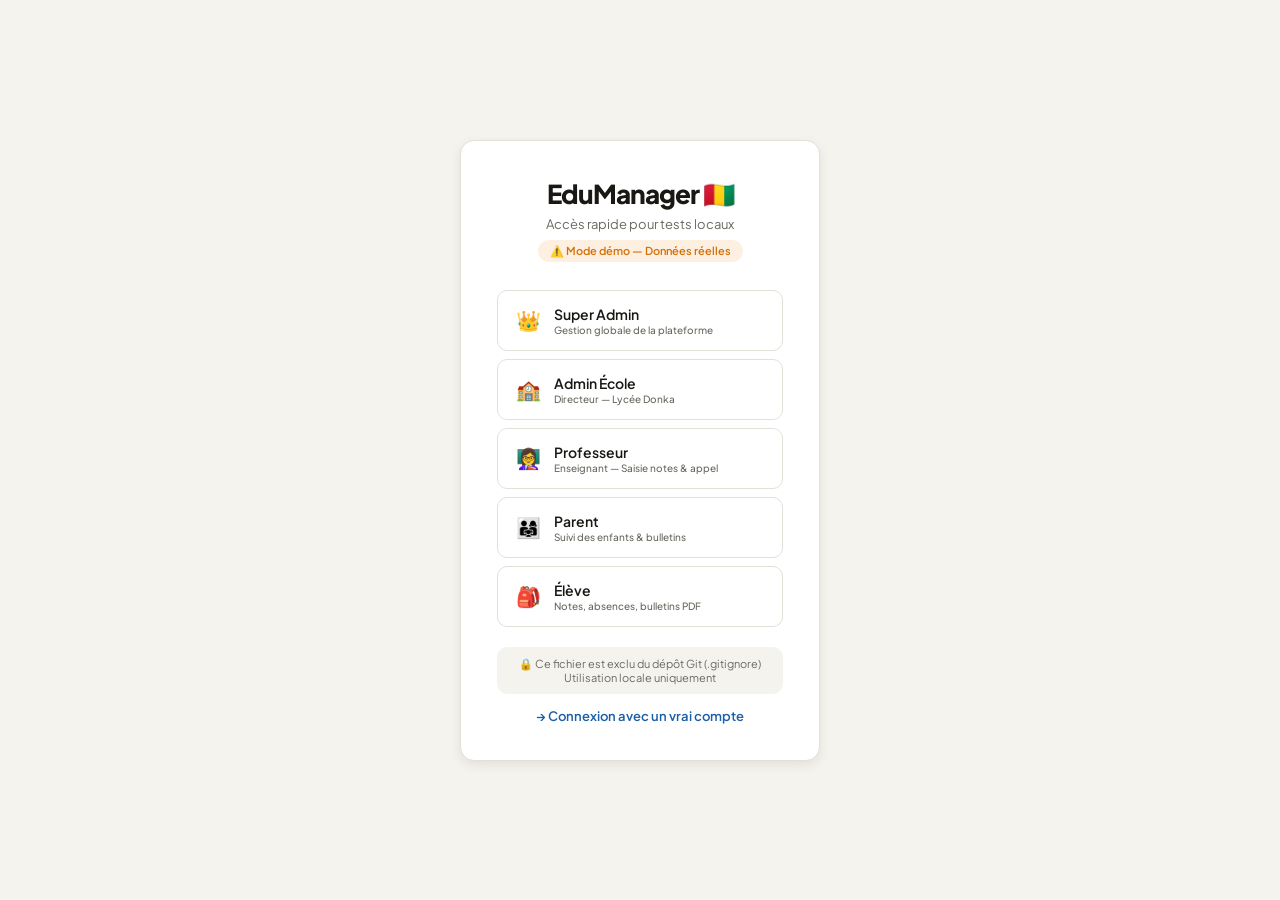
<file: demo.html>
<!DOCTYPE html>
<html lang="fr">
<head>
  <meta charset="UTF-8"/>
  <meta name="viewport" content="width=device-width, initial-scale=1.0"/>
  <title>EduManager — Accès Démo Local</title>
  <link rel="stylesheet" href="shared-styles.css"/>
  <style>
    body { background: var(--bg); min-height: 100vh; display: flex; align-items: center; justify-content: center; padding: 24px; }
    .demo-card { background: var(--white); border-radius: var(--radius-lg); border: 1px solid var(--border); padding: 36px; width: 100%; max-width: 360px; box-shadow: var(--shadow-md); }
    .demo-header { text-align: center; margin-bottom: 28px; }
    .demo-header h1 { font-size: 26px; font-weight: 800; letter-spacing: -1px; }
    .demo-header p { font-size: 13px; color: var(--text-muted); margin-top: 6px; }
    .demo-badge { display: inline-block; background: var(--accent-orange-light); color: var(--accent-orange); font-size: 11px; font-weight: 600; padding: 4px 12px; border-radius: 20px; margin-top: 8px; }
    .demo-btn {
      display: flex; align-items: center; gap: 12px;
      width: 100%; padding: 14px 16px;
      border: 1.5px solid var(--border);
      border-radius: var(--radius);
      background: var(--white);
      cursor: pointer;
      font-size: 14px;
      font-weight: 600;
      color: var(--text);
      font-family: var(--font);
      transition: all var(--transition);
      margin-bottom: 8px;
      text-align: left;
    }
    .demo-btn:hover { background: var(--bg); border-color: var(--accent-blue); transform: translateX(2px); }
    .demo-btn:last-child { margin-bottom: 0; }
    .demo-btn .icon { font-size: 20px; width: 28px; text-align: center; }
    .demo-btn .label { flex: 1; }
    .demo-btn .role { font-size: 10px; color: var(--text-muted); font-weight: 500; display: block; margin-top: 1px; }
    .demo-note { margin-top: 20px; font-size: 11px; color: var(--text-muted); text-align: center; background: var(--bg); border-radius: var(--radius); padding: 10px; }
    .real-login { display: block; text-align: center; margin-top: 14px; font-size: 13px; color: var(--accent-blue); font-weight: 600; text-decoration: none; }
    .real-login:hover { text-decoration: underline; }
  </style>
</head>
<body>
<div class="demo-card">
  <div class="demo-header">
    <h1>EduManager 🇬🇳</h1>
    <p>Accès rapide pour tests locaux</p>
    <span class="demo-badge">⚠️ Mode démo — Données réelles</span>
  </div>

  <button class="demo-btn" onclick="go('super_admin','Ibrahima Cissé')">
    <span class="icon">👑</span>
    <span class="label">Super Admin<span class="role">Gestion globale de la plateforme</span></span>
  </button>

  <button class="demo-btn" onclick="go('admin_ecole','Fatima Bangoura')">
    <span class="icon">🏫</span>
    <span class="label">Admin École<span class="role">Directeur — Lycée Donka</span></span>
  </button>

  <button class="demo-btn" onclick="go('professeur','Mamadou Diallo')">
    <span class="icon">👩‍🏫</span>
    <span class="label">Professeur<span class="role">Enseignant — Saisie notes & appel</span></span>
  </button>

  <button class="demo-btn" onclick="go('parent','Aissatou Bah')">
    <span class="icon">👨‍👩‍👧</span>
    <span class="label">Parent<span class="role">Suivi des enfants & bulletins</span></span>
  </button>

  <button class="demo-btn" onclick="go('eleve','Oumar Sow')">
    <span class="icon">🎒</span>
    <span class="label">Élève<span class="role">Notes, absences, bulletins PDF</span></span>
  </button>

  <div class="demo-note">
    🔒 Ce fichier est exclu du dépôt Git (.gitignore)<br>
    Utilisation locale uniquement
  </div>

  <a href="index.html" class="real-login">→ Connexion avec un vrai compte</a>
</div>

<script>
function go(role, nom) {
  localStorage.setItem('edu_user', JSON.stringify({ role, nom, demo: true }));
  const pages = {
    super_admin: 'super-admin.html',
    admin_ecole: 'admin-ecole.html',
    professeur: 'professeur.html',
    parent: 'parent.html',
    eleve: 'eleve.html'
  };
  window.location.href = pages[role];
}
</script>
</body>
</html>
</file>
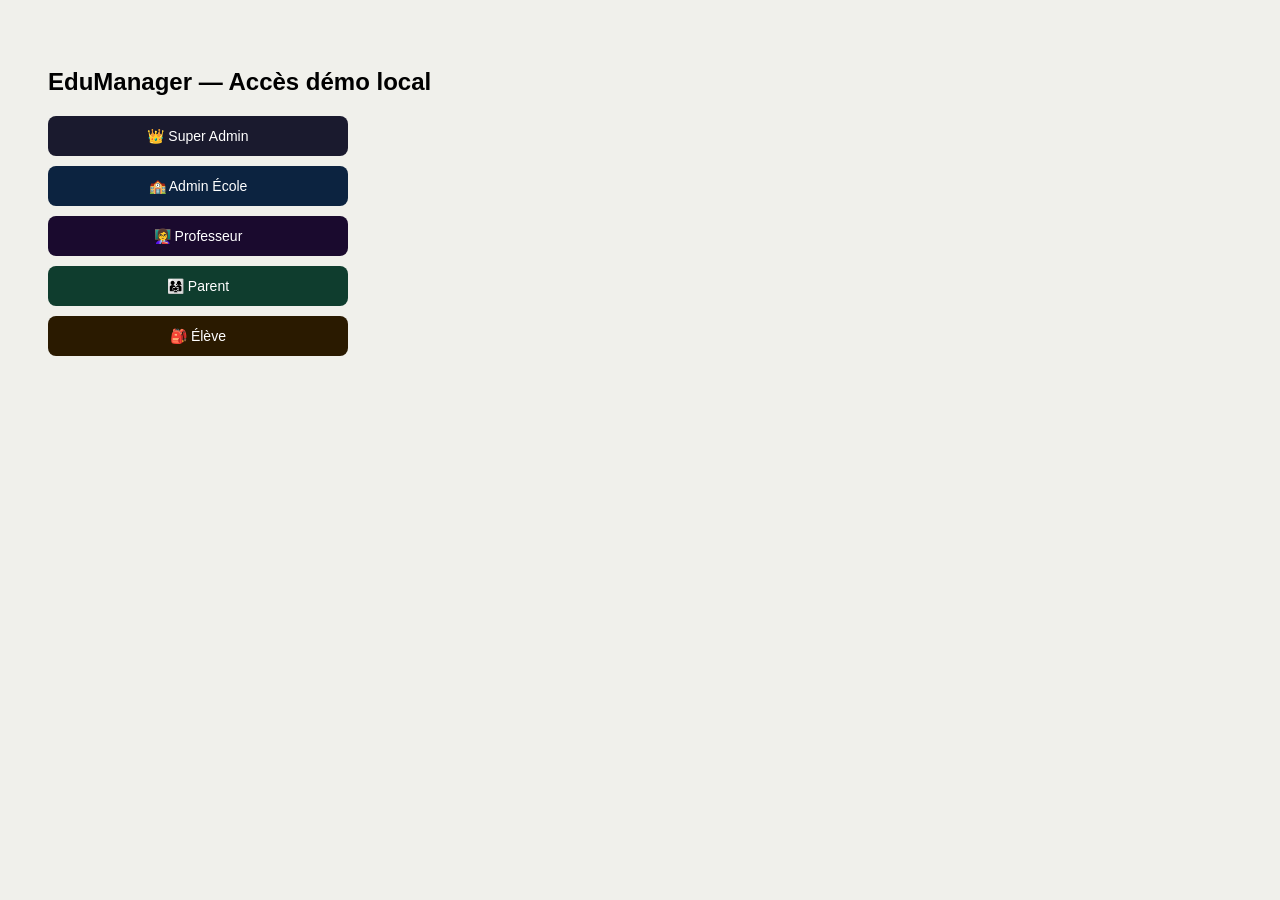
<file: demoo.html>
<!DOCTYPE html>
<html lang="fr">
<head><meta charset="UTF-8"/><title>Démo locale</title></head>
<body style="font-family:sans-serif;padding:40px;background:#f0f0eb">
<h2>EduManager — Accès démo local</h2>
<div style="display:flex;flex-direction:column;gap:10px;max-width:300px;margin-top:20px">
  <button onclick="go('super_admin','Ibrahima Cissé')" style="padding:12px;background:#1a1a2e;color:#fff;border:none;border-radius:8px;cursor:pointer;font-size:14px">👑 Super Admin</button>
  <button onclick="go('admin_ecole','Fatima Bangoura')" style="padding:12px;background:#0c2340;color:#fff;border:none;border-radius:8px;cursor:pointer;font-size:14px">🏫 Admin École</button>
  <button onclick="go('professeur','Mamadou Diallo')" style="padding:12px;background:#1a0a2e;color:#fff;border:none;border-radius:8px;cursor:pointer;font-size:14px">👩‍🏫 Professeur</button>
  <button onclick="go('parent','Aissatou Bah')" style="padding:12px;background:#0f3d2e;color:#fff;border:none;border-radius:8px;cursor:pointer;font-size:14px">👨‍👩‍👧 Parent</button>
  <button onclick="go('eleve','Oumar Sow')" style="padding:12px;background:#2a1a00;color:#fff;border:none;border-radius:8px;cursor:pointer;font-size:14px">🎒 Élève</button>
</div>
<script>
function go(role, nom) {
  localStorage.setItem('edu_user', JSON.stringify({ role, nom, demo: true }));
  const pages = { super_admin:'super-admin.html', admin_ecole:'admin-ecole.html', professeur:'professeur.html', parent:'parent.html', eleve:'eleve.html' };
  window.location.href = pages[role];
}
</script>
</body>
</html>
</file>
<file: shared-styles.css>
/* ============================================
   EDUMANAGER — STYLES PARTAGÉS RESPONSIVE
   ============================================ */

@import url('https://fonts.googleapis.com/css2?family=Plus+Jakarta+Sans:wght@400;500;600;700;800&family=JetBrains+Mono:wght@400;600&display=swap');

:root {
  --bg: #F4F3EE;
  --white: #FFFFFF;
  --border: #E2E0D8;
  --text: #1A1814;
  --text-muted: #6B6960;
  --text-light: #A8A49C;
  --accent-blue: #1B5FA6;
  --accent-blue-light: #E8F0FB;
  --accent-green: #1A8B5A;
  --accent-green-light: #E6F5EE;
  --accent-orange: #D4700A;
  --accent-orange-light: #FDF0E0;
  --accent-red: #C0392B;
  --accent-red-light: #FCECEA;
  --accent-purple: #5B4FBF;
  --accent-purple-light: #EEEDfE;
  --sidebar-dark: #111827;
  --font: 'Plus Jakarta Sans', -apple-system, BlinkMacSystemFont, 'Segoe UI', sans-serif;
  --font-mono: 'JetBrains Mono', monospace;
  --radius: 10px;
  --radius-lg: 14px;
  --shadow: 0 1px 3px rgba(0,0,0,0.08), 0 1px 2px rgba(0,0,0,0.04);
  --shadow-md: 0 4px 12px rgba(0,0,0,0.08);
  --transition: 0.18s ease;
  --sidebar-w: 240px;
}

* { box-sizing: border-box; margin: 0; padding: 0; }

body {
  font-family: var(--font);
  background: var(--bg);
  color: var(--text);
  -webkit-font-smoothing: antialiased;
  min-height: 100vh;
}

/* ===== LAYOUT PRINCIPAL ===== */
.app {
  display: flex;
  min-height: 100vh;
  /* évite le bug height:100vh qui coupe sur mobile */
}

.sidebar {
  width: var(--sidebar-w);
  background: var(--sidebar-dark);
  display: flex;
  flex-direction: column;
  flex-shrink: 0;
  position: fixed;
  top: 0; left: 0; bottom: 0;
  z-index: 200;
  transition: transform 0.28s cubic-bezier(0.4,0,0.2,1);
  overflow-y: auto;
  overflow-x: hidden;
}

.main {
  flex: 1;
  margin-left: var(--sidebar-w);
  display: flex;
  flex-direction: column;
  min-height: 100vh;
  min-width: 0; /* évite le débordement horizontal */
}

/* ===== SIDEBAR ===== */
.sidebar-logo {
  padding: 20px 18px 16px;
  border-bottom: 1px solid rgba(255,255,255,0.08);
  flex-shrink: 0;
}

.logo-title {
  font-size: 15px;
  font-weight: 800;
  color: #fff;
  letter-spacing: -0.3px;
}

.logo-school {
  font-size: 12px;
  color: rgba(255,255,255,0.5);
  margin-top: 3px;
  white-space: nowrap;
  overflow: hidden;
  text-overflow: ellipsis;
}

.logo-badge {
  display: inline-block;
  margin-top: 8px;
  font-size: 10px;
  padding: 3px 9px;
  border-radius: 20px;
  font-weight: 600;
  letter-spacing: 0.02em;
}

.nav { flex: 1; padding: 10px 0; overflow-y: auto; }

.nav-section {
  padding: 12px 18px 4px;
  font-size: 9px;
  color: rgba(255,255,255,0.3);
  text-transform: uppercase;
  letter-spacing: 0.1em;
  font-weight: 600;
}

.nav-item {
  display: flex;
  align-items: center;
  gap: 10px;
  padding: 9px 18px;
  cursor: pointer;
  font-size: 13px;
  font-weight: 500;
  color: rgba(255,255,255,0.6);
  transition: all var(--transition);
  border-left: 2px solid transparent;
  text-decoration: none;
  user-select: none;
}

.nav-item:hover {
  background: rgba(255,255,255,0.06);
  color: rgba(255,255,255,0.9);
}

.nav-item.active {
  background: rgba(255,255,255,0.1);
  color: #fff;
  border-left-color: currentColor;
  font-weight: 600;
}

.nav-icon { font-size: 16px; width: 22px; text-align: center; flex-shrink: 0; }

.nav-badge {
  margin-left: auto;
  font-size: 10px;
  padding: 2px 7px;
  border-radius: 20px;
  background: rgba(224,71,71,0.25);
  color: #F59595;
  font-weight: 600;
  min-width: 20px;
  text-align: center;
}

.sidebar-user {
  padding: 14px 18px;
  border-top: 1px solid rgba(255,255,255,0.08);
  display: flex;
  align-items: center;
  gap: 10px;
  flex-shrink: 0;
}

.user-avatar {
  width: 34px; height: 34px;
  border-radius: 50%;
  display: flex; align-items: center; justify-content: center;
  font-size: 12px; font-weight: 700;
  flex-shrink: 0;
}

.user-name { font-size: 13px; font-weight: 600; color: #fff; line-height: 1.3; }
.user-role { font-size: 10px; color: rgba(255,255,255,0.5); margin-top: 1px; }
.user-info { min-width: 0; overflow: hidden; }
.user-info .user-name { white-space: nowrap; overflow: hidden; text-overflow: ellipsis; }

.logout-btn {
  margin-left: auto;
  cursor: pointer;
  opacity: 0.5;
  color: #fff;
  background: none;
  border: none;
  font-size: 18px;
  padding: 4px;
  border-radius: 6px;
  transition: opacity var(--transition);
  flex-shrink: 0;
}
.logout-btn:hover { opacity: 1; }

/* ===== TOPBAR ===== */
.topbar {
  background: var(--white);
  border-bottom: 1px solid var(--border);
  padding: 0 24px;
  height: 58px;
  display: flex;
  align-items: center;
  justify-content: space-between;
  position: sticky;
  top: 0;
  z-index: 100;
  flex-shrink: 0;
  gap: 12px;
}

.topbar-left { display: flex; align-items: center; gap: 12px; min-width: 0; flex: 1; }
.topbar-right { display: flex; align-items: center; gap: 8px; flex-shrink: 0; }

.topbar-title { font-size: 15px; font-weight: 700; letter-spacing: -0.2px; white-space: nowrap; }
.topbar-sub { font-size: 11px; color: var(--text-muted); margin-top: 2px; white-space: nowrap; overflow: hidden; text-overflow: ellipsis; }
.topbar-actions { display: flex; align-items: center; gap: 8px; }

/* Hamburger */
.hamburger {
  display: none;
  background: none;
  border: none;
  cursor: pointer;
  padding: 6px 8px;
  border-radius: 8px;
  color: var(--text);
  font-size: 22px;
  line-height: 1;
  flex-shrink: 0;
  align-items: center;
  justify-content: center;
  transition: background var(--transition);
}
.hamburger:hover { background: var(--bg); }

/* ===== CONTENT ===== */
.content {
  flex: 1;
  padding: 24px;
  overflow-x: hidden;
}

.page { display: none; animation: pageIn 0.18s ease; }
.page.active { display: block; }

@keyframes pageIn {
  from { opacity: 0; transform: translateY(6px); }
  to   { opacity: 1; transform: translateY(0); }
}

/* ===== CARDS ===== */
.card {
  background: var(--white);
  border: 1px solid var(--border);
  border-radius: var(--radius-lg);
  padding: 20px;
  margin-bottom: 16px;
  box-shadow: var(--shadow);
}

.card:last-child { margin-bottom: 0; }

.card-title {
  font-size: 14px;
  font-weight: 700;
  margin-bottom: 16px;
  display: flex;
  justify-content: space-between;
  align-items: center;
  letter-spacing: -0.2px;
}

.card-link {
  font-size: 12px;
  color: var(--accent-blue);
  cursor: pointer;
  font-weight: 500;
  white-space: nowrap;
}

/* ===== STATS GRID ===== */
.stats-grid {
  display: grid;
  grid-template-columns: repeat(4, 1fr);
  gap: 14px;
  margin-bottom: 24px;
}

.stat-card {
  background: var(--white);
  border: 1px solid var(--border);
  border-radius: var(--radius-lg);
  padding: 18px;
  position: relative;
  overflow: hidden;
  box-shadow: var(--shadow);
  transition: box-shadow var(--transition);
}
.stat-card:hover { box-shadow: var(--shadow-md); }

.stat-accent {
  position: absolute;
  top: 0; left: 0; right: 0;
  height: 3px;
  border-radius: var(--radius-lg) var(--radius-lg) 0 0;
}

.stat-label { font-size: 11px; color: var(--text-muted); margin-bottom: 8px; font-weight: 500; text-transform: uppercase; letter-spacing: 0.04em; }
.stat-value { font-size: 28px; font-weight: 800; letter-spacing: -1px; line-height: 1; }
.stat-change { font-size: 11px; margin-top: 6px; color: var(--text-muted); }

/* ===== GRIDS ===== */
.grid2 { display: grid; grid-template-columns: repeat(2, 1fr); gap: 16px; margin-bottom: 16px; }
.grid3 { display: grid; grid-template-columns: repeat(3, 1fr); gap: 14px; margin-bottom: 16px; }

/* ===== BUTTONS ===== */
.btn {
  padding: 8px 16px;
  border-radius: var(--radius);
  font-size: 13px;
  font-weight: 600;
  cursor: pointer;
  border: 1px solid var(--border);
  background: var(--white);
  color: var(--text);
  font-family: var(--font);
  transition: all var(--transition);
  display: inline-flex;
  align-items: center;
  gap: 6px;
  white-space: nowrap;
  text-decoration: none;
}

.btn:hover { background: var(--bg); }
.btn:active { transform: scale(0.98); }
.btn:disabled { opacity: 0.55; cursor: not-allowed; transform: none !important; }

.btn-primary { background: var(--accent-blue); color: #fff; border-color: var(--accent-blue); }
.btn-primary:hover { background: #1450a0; border-color: #1450a0; }

.btn-success { background: var(--accent-green); color: #fff; border-color: var(--accent-green); }
.btn-success:hover { background: #157a4e; }

.btn-danger { background: var(--accent-red-light); color: var(--accent-red); border-color: #f0a8a2; }
.btn-danger:hover { background: #f5d5d2; }

.btn-sm { padding: 5px 10px; font-size: 11px; border-radius: 7px; }

.btn-present { background: var(--accent-green-light); color: var(--accent-green); border-color: #a8dcc4; }
.btn-present.active { background: var(--accent-green); color: #fff; }
.btn-absent  { background: var(--accent-red-light);   color: var(--accent-red);   border-color: #f0a8a2; }
.btn-absent.active  { background: var(--accent-red);   color: #fff; }
.btn-retard  { background: var(--accent-orange-light); color: var(--accent-orange); border-color: #f0c87a; }
.btn-retard.active  { background: var(--accent-orange); color: #fff; }

/* ===== TABLES ===== */
.table-wrap { overflow-x: auto; -webkit-overflow-scrolling: touch; }

table { width: 100%; border-collapse: collapse; font-size: 13px; }

thead tr { border-bottom: 2px solid var(--border); }

th {
  padding: 10px 8px;
  font-weight: 600;
  color: var(--text-muted);
  text-align: left;
  font-size: 11px;
  text-transform: uppercase;
  letter-spacing: 0.05em;
  white-space: nowrap;
}

td {
  padding: 12px 8px;
  border-bottom: 1px solid var(--bg);
  vertical-align: middle;
}

tr:last-child td { border-bottom: none; }
tbody tr:hover { background: var(--bg); }

/* ===== BADGES ===== */
.badge {
  font-size: 10px;
  padding: 3px 9px;
  border-radius: 20px;
  font-weight: 600;
  display: inline-block;
  white-space: nowrap;
}

.badge-ok     { background: var(--accent-green-light);  color: var(--accent-green); }
.badge-warn   { background: var(--accent-orange-light); color: var(--accent-orange); }
.badge-err    { background: var(--accent-red-light);    color: var(--accent-red); }
.badge-info   { background: var(--accent-blue-light);   color: var(--accent-blue); }
.badge-purple { background: var(--accent-purple-light); color: var(--accent-purple); }

/* ===== MATRICULE BADGE ===== */
.mat-badge {
  display: inline-flex;
  align-items: center;
  background: var(--bg);
  border: 1px solid var(--border);
  border-radius: 6px;
  padding: 3px 8px;
  font-size: 11px;
  font-family: var(--font-mono);
  color: var(--text-muted);
  letter-spacing: 0.02em;
}

/* ===== FORMS ===== */
.field { margin-bottom: 14px; }

.field label {
  font-size: 12px;
  color: var(--text-muted);
  display: block;
  margin-bottom: 5px;
  font-weight: 600;
}

.field input,
.field select,
.field textarea {
  width: 100%;
  padding: 10px 12px;
  border: 1.5px solid var(--border);
  border-radius: var(--radius);
  font-size: 13px;
  font-family: var(--font);
  outline: none;
  background: var(--white);
  color: var(--text);
  transition: border-color var(--transition), box-shadow var(--transition);
  appearance: none;
  -webkit-appearance: none;
}

.field select {
  background-image: url("data:image/svg+xml,%3Csvg xmlns='http://www.w3.org/2000/svg' width='12' height='12' viewBox='0 0 12 12'%3E%3Cpath fill='%236B6960' d='M6 8L1 3h10z'/%3E%3C/svg%3E");
  background-repeat: no-repeat;
  background-position: right 12px center;
  padding-right: 36px;
}

.field input:focus,
.field select:focus,
.field textarea:focus {
  border-color: var(--accent-blue);
  box-shadow: 0 0 0 3px rgba(27,95,166,0.1);
}

.field input::placeholder,
.field textarea::placeholder { color: var(--text-light); }

.field-grid { display: grid; grid-template-columns: 1fr 1fr; gap: 12px; }

/* ===== MODAL ===== */
.modal-bg {
  display: none;
  position: fixed;
  inset: 0;
  background: rgba(0,0,0,0.4);
  z-index: 300;
  align-items: center;
  justify-content: center;
  padding: 16px;
  backdrop-filter: blur(4px);
  -webkit-backdrop-filter: blur(4px);
}

.modal-bg.open { display: flex; }

.modal {
  background: var(--white);
  border-radius: var(--radius-lg);
  padding: 26px;
  width: 100%;
  max-width: 520px;
  max-height: 92vh;
  overflow-y: auto;
  box-shadow: 0 8px 32px rgba(0,0,0,0.14);
  animation: modalIn 0.22s cubic-bezier(0.34,1.56,0.64,1);
}

@keyframes modalIn {
  from { opacity: 0; transform: scale(0.94) translateY(12px); }
  to   { opacity: 1; transform: scale(1)    translateY(0); }
}

.modal-title {
  font-size: 16px;
  font-weight: 700;
  margin-bottom: 20px;
  letter-spacing: -0.2px;
  display: flex;
  align-items: center;
  gap: 8px;
}

.modal-actions {
  display: flex;
  gap: 8px;
  margin-top: 22px;
  justify-content: flex-end;
  flex-wrap: wrap;
}

/* ===== ALERTS (dans modal/form) ===== */
.alert {
  padding: 11px 14px;
  border-radius: var(--radius);
  font-size: 12px;
  margin-bottom: 14px;
  display: none;
  font-weight: 500;
  line-height: 1.4;
}

.alert.show { display: block; }

.alert-err  { background: var(--accent-red-light);    color: var(--accent-red);    border-left: 3px solid var(--accent-red); }
.alert-ok   { background: var(--accent-green-light);  color: var(--accent-green);  border-left: 3px solid var(--accent-green); }
.alert-info { background: var(--accent-blue-light);   color: var(--accent-blue);   border-left: 3px solid var(--accent-blue); }
.alert-warn { background: var(--accent-orange-light); color: var(--accent-orange); border-left: 3px solid var(--accent-orange); }

/* ===== LOADING & EMPTY ===== */
.loading {
  text-align: center;
  padding: 36px 24px;
  color: var(--text-muted);
  font-size: 13px;
}

.spinner {
  width: 28px; height: 28px;
  border: 3px solid var(--border);
  border-top-color: var(--accent-blue);
  border-radius: 50%;
  animation: spin 0.75s linear infinite;
  margin: 0 auto 12px;
}

@keyframes spin { to { transform: rotate(360deg); } }

.empty {
  text-align: center;
  padding: 36px 24px;
  color: var(--text-muted);
}

.empty-icon { font-size: 36px; margin-bottom: 10px; display: block; }

/* ===== AVATAR ===== */
.ava {
  width: 32px; height: 32px;
  border-radius: 50%;
  display: flex; align-items: center; justify-content: center;
  font-size: 11px; font-weight: 700;
  flex-shrink: 0;
}

/* ===== PROGRESS ===== */
.progress-bar {
  height: 6px;
  border-radius: 4px;
  background: var(--border);
  overflow: hidden;
  margin-top: 5px;
}

.progress-fill { height: 100%; border-radius: 4px; transition: width 0.5s ease; }

/* ===== NOTE COLORS ===== */
.note-high { color: #1A7040; font-weight: 700; }
.note-mid  { color: #1B5FA6; font-weight: 700; }
.note-low  { color: #C0392B; font-weight: 700; }

/* ===== APPEL ===== */
.appel-row {
  display: flex;
  align-items: center;
  justify-content: space-between;
  padding: 11px 0;
  border-bottom: 1px solid var(--bg);
  gap: 10px;
  flex-wrap: wrap;
}

.appel-row:last-child { border-bottom: none; }
.appel-btns { display: flex; gap: 6px; flex-wrap: wrap; }

/* ===== SEARCH BAR ===== */
.search-bar {
  display: flex;
  gap: 8px;
  margin-bottom: 16px;
  flex-wrap: wrap;
}

.search-input {
  flex: 1;
  min-width: 180px;
  padding: 9px 14px;
  border: 1.5px solid var(--border);
  border-radius: var(--radius);
  font-size: 13px;
  font-family: var(--font);
  outline: none;
  background: var(--white);
  transition: border-color var(--transition);
}

.search-input:focus { border-color: var(--accent-blue); }

/* ===== OVERLAY SIDEBAR MOBILE ===== */
.sidebar-overlay {
  display: none;
  position: fixed;
  inset: 0;
  background: rgba(0,0,0,0.5);
  z-index: 199;
  transition: opacity var(--transition);
}

.sidebar-overlay.active { display: block; }

/* ===== BOXES ===== */
.info-box {
  background: var(--accent-blue-light);
  border-radius: var(--radius);
  padding: 12px 14px;
  margin-bottom: 16px;
  font-size: 12px;
  color: var(--accent-blue);
  border-left: 3px solid var(--accent-blue);
  font-weight: 500;
  line-height: 1.5;
}

.warn-box {
  background: var(--accent-orange-light);
  border-radius: var(--radius);
  padding: 12px 14px;
  margin-bottom: 16px;
  font-size: 12px;
  color: var(--accent-orange);
  border-left: 3px solid var(--accent-orange);
  font-weight: 500;
  line-height: 1.5;
}

/* ===== PLAN PILLS ===== */
.plan-pill {
  display: inline-flex;
  align-items: center;
  padding: 3px 10px;
  border-radius: 20px;
  font-size: 11px;
  font-weight: 600;
}

.plan-gratuit  { background: #f0f0f0; color: #888; }
.plan-standard { background: var(--accent-blue-light);   color: var(--accent-blue); }
.plan-premium  { background: var(--accent-purple-light); color: var(--accent-purple); }

/* ===== CODE ===== */
code {
  font-family: var(--font-mono);
  font-size: 11px;
  background: var(--bg);
  padding: 2px 6px;
  border-radius: 4px;
  border: 1px solid var(--border);
}

/* ===== SCROLLBAR ===== */
::-webkit-scrollbar { width: 5px; height: 5px; }
::-webkit-scrollbar-track { background: transparent; }
::-webkit-scrollbar-thumb { background: var(--border); border-radius: 4px; }
::-webkit-scrollbar-thumb:hover { background: var(--text-light); }

/* ============================================
   RESPONSIVE
   ============================================ */

/* Tablette large (1024px–1400px) */
@media (min-width: 1024px) and (max-width: 1400px) {
  .stats-grid { grid-template-columns: repeat(4, 1fr); gap: 12px; }
}

/* Tablette (768px–1023px) */
@media (max-width: 1023px) {
  :root { --sidebar-w: 220px; }
  .stats-grid { grid-template-columns: repeat(2, 1fr); }
  .grid3 { grid-template-columns: repeat(2, 1fr); }
}

/* Mobile (≤ 768px) */
@media (max-width: 768px) {
  :root { --sidebar-w: 260px; }

  /* Sidebar glisse depuis la gauche */
  .sidebar {
    transform: translateX(-100%);
    box-shadow: none;
  }

  .sidebar.open {
    transform: translateX(0);
    box-shadow: 4px 0 24px rgba(0,0,0,0.25);
  }

  .main { margin-left: 0; }

  /* Afficher hamburger */
  .hamburger { display: flex; }

  .content { padding: 14px; }

  .topbar { padding: 0 14px; }
  .topbar-actions { gap: 6px; }

  .stats-grid { grid-template-columns: 1fr 1fr; gap: 10px; margin-bottom: 16px; }

  .stat-card { padding: 14px; }
  .stat-value { font-size: 22px; }

  .grid2 { grid-template-columns: 1fr; }
  .grid3 { grid-template-columns: 1fr; }

  .modal { padding: 20px; max-width: 100%; }
  .modal-title { font-size: 15px; }

  table { font-size: 12px; }
  th, td { padding: 9px 6px; }

  .field-grid { grid-template-columns: 1fr; }

  .modal-actions { flex-direction: column-reverse; }
  .modal-actions .btn { width: 100%; justify-content: center; }

  .card { padding: 16px; }
}

/* Petit mobile (≤ 480px) */
@media (max-width: 480px) {
  .stats-grid { grid-template-columns: 1fr 1fr; gap: 8px; }
  .stat-card { padding: 12px; }
  .stat-value { font-size: 20px; }
  .card { padding: 12px; }
  .content { padding: 10px; }

  /* Tables scrollables */
  table { display: block; overflow-x: auto; white-space: nowrap; }
}
</file>
